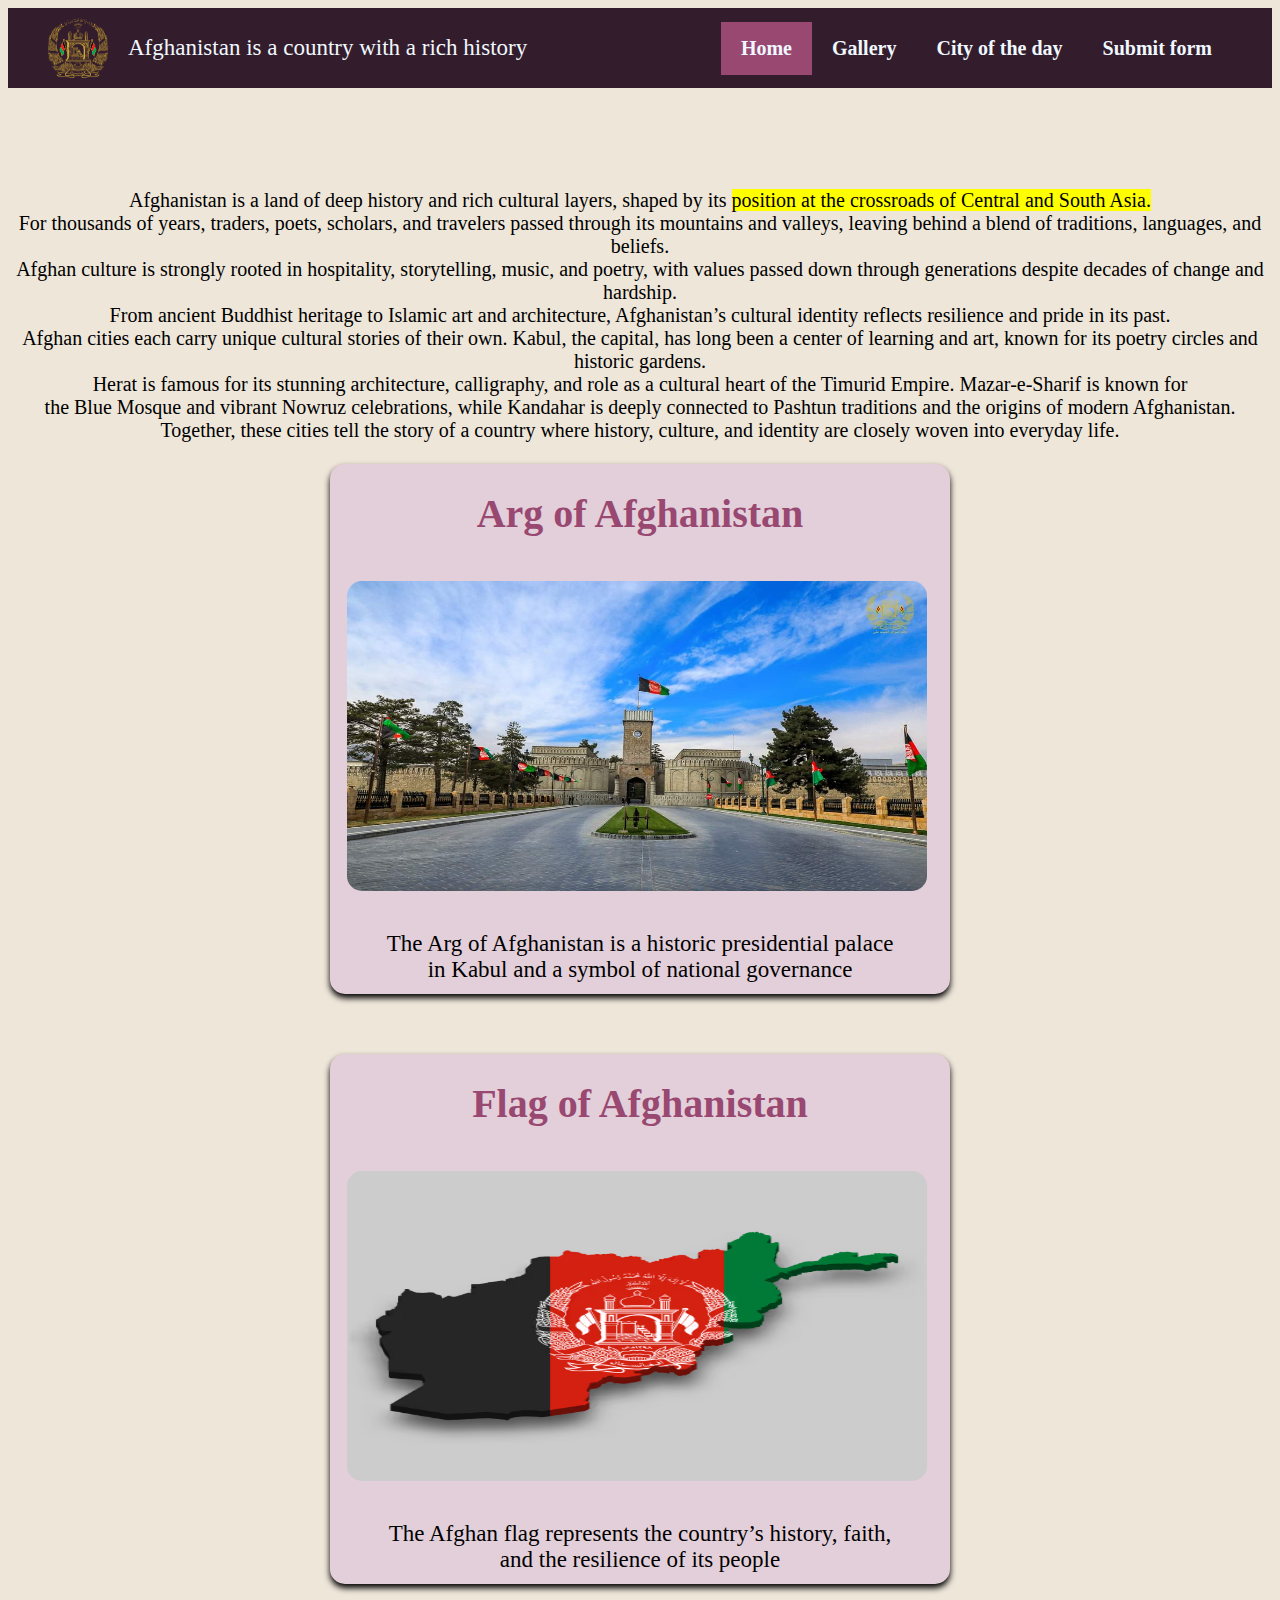
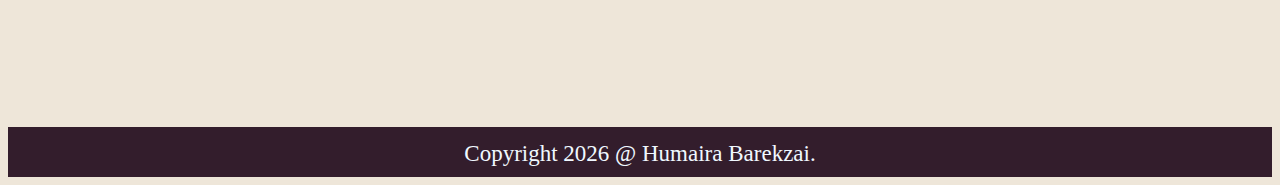
<file: index.html>
<!DOCTYPE html>
<html lang="en">
<head>
    <meta charset="UTF-8">
    <meta name="viewport" content="width=device-width, initial-scale=1.0">
    <title>Afganistan</title>
    <link rel="stylesheet" href="css/style.css">
</head>
<body>
    <header>
        <img class="logo" src="img/png logo.png" alt="logo">
        <p class="title">Afghanistan is a country with a rich history</p>
        <nav>
            <ul class="navbar">
                <li class="active"><a href="index.html">Home</a></li>
                <li><a href="gallery.html">Gallery</a></li>
                <li><a href="city.html">City of the day </a></li>
                <li><a href="submit.html">Submit form</a></li>
            </ul>
        </nav>
    </header>
    <section class="Afghanistan">
        <h1 class="subtitle">Afghanistan </h1>
        <p>Afghanistan is a land of deep history and rich cultural layers, shaped by its <mark>position at the crossroads of Central and South Asia.</mark> <br>For thousands of years, traders, poets, scholars, and travelers passed through its mountains and valleys, leaving behind a blend of traditions, languages, and beliefs.<br> Afghan culture is strongly rooted in hospitality, storytelling, music, and poetry, with values passed down through generations despite decades of change and hardship. <br>From ancient Buddhist heritage to Islamic art and architecture, Afghanistan’s cultural identity reflects resilience and pride in its past.<br>

Afghan cities each carry unique cultural stories of their own. Kabul, the capital, has long been a center of learning and art, known for its poetry circles and historic gardens.<br> Herat is famous for its stunning architecture, calligraphy, and role as a cultural heart of the Timurid Empire. Mazar-e-Sharif is known for<br> the Blue Mosque and vibrant Nowruz celebrations, while Kandahar is deeply connected to Pashtun traditions and the origins of modern Afghanistan. <br>Together, these cities tell the story of a country where history, culture, and identity are closely woven into everyday life.
</p>
<div class="cantiner">
    <div class="city-card" id="arg">
        <h1>Arg of Afghanistan</h1>
        <img src="./img/ARG.jpg" alt="kabul photo" id="arg">
        <p>The Arg of Afghanistan is a historic presidential palace <br> in Kabul and a symbol of national governance</p>
        
    </div class="box2">
    <div class="city-card" id="arg"> 
        <h1> Flag of  Afghanistan</h1>
        <img src="./img/flag.avif" alt="herat photo" id="Flagh">
        <p>The Afghan flag represents the country’s history, faith,<br> and the resilience of its people</p>
    </div>
    </div>

    </section>
    <footer>
        <p class="footer" style="position: relative; top: 14px;">Copyright 2026 @ Humaira Barekzai.</p>
    </footer>
</body>

</html>
</file>
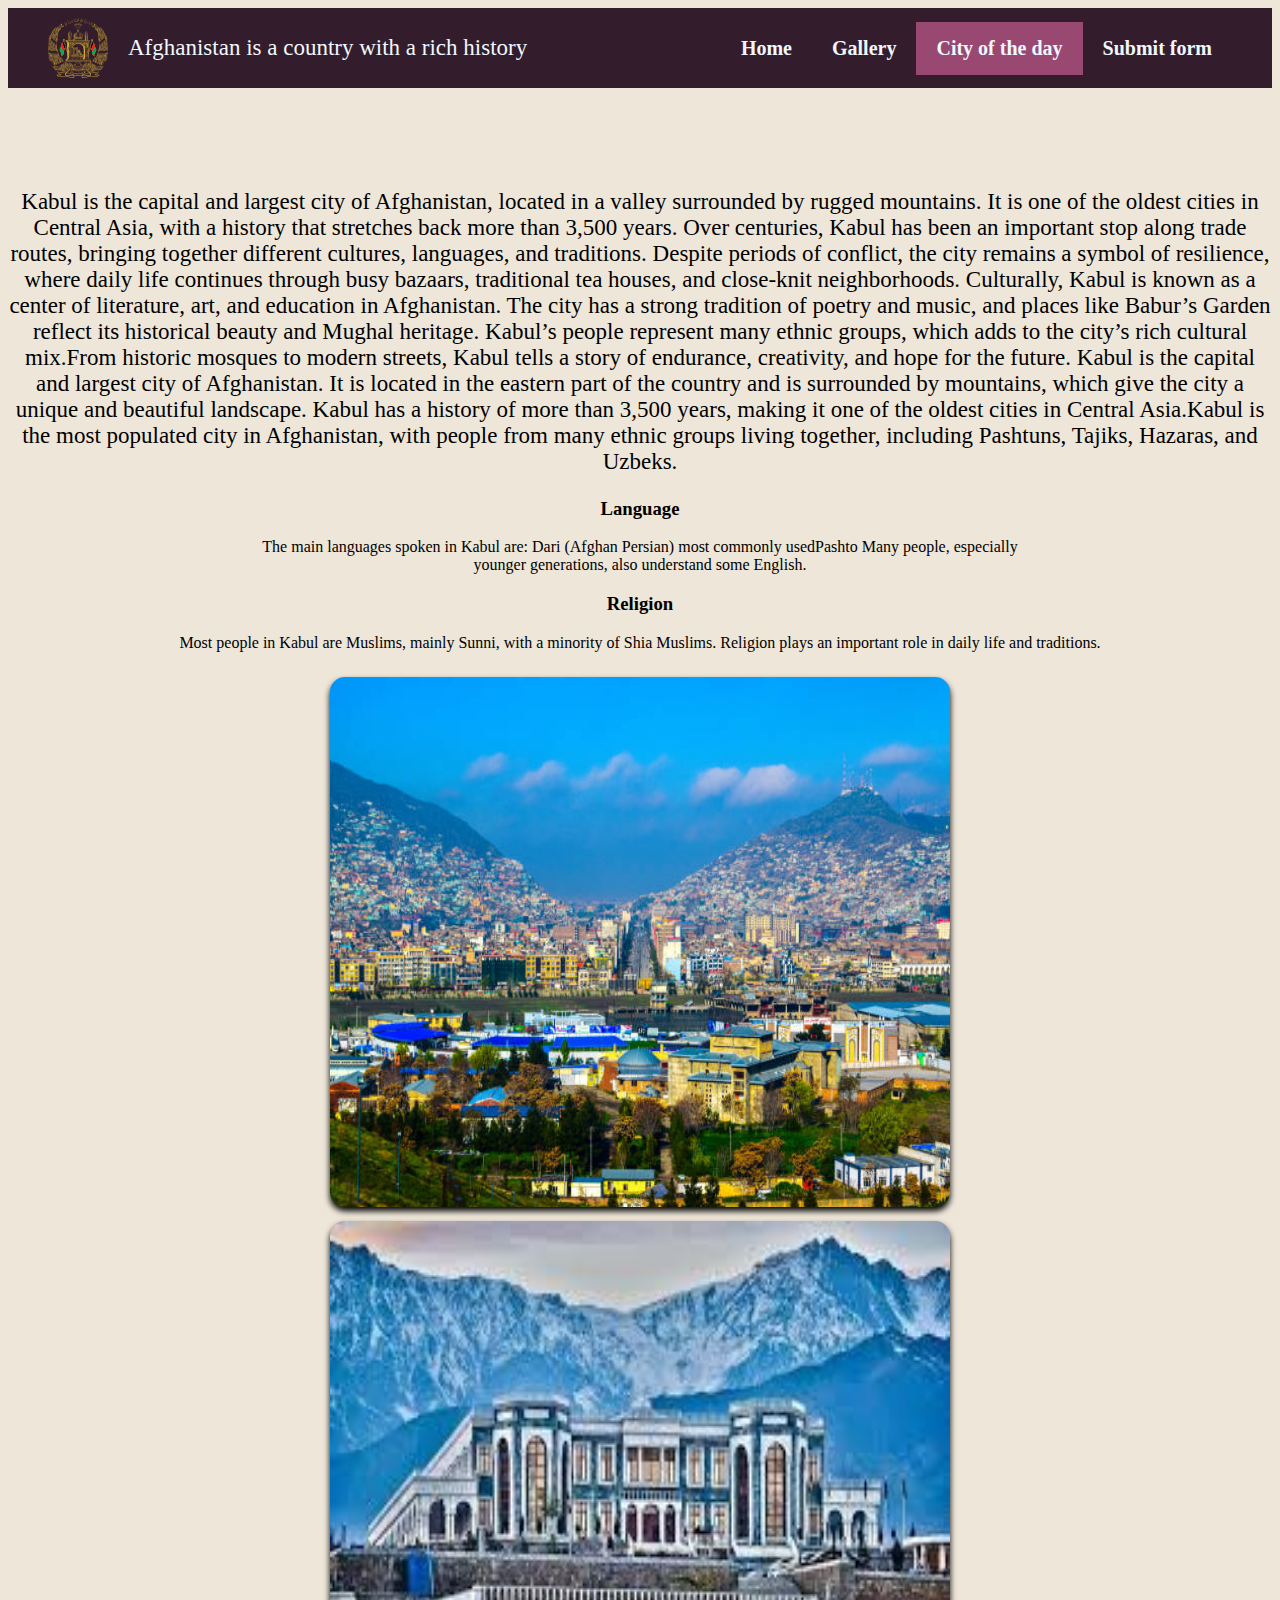
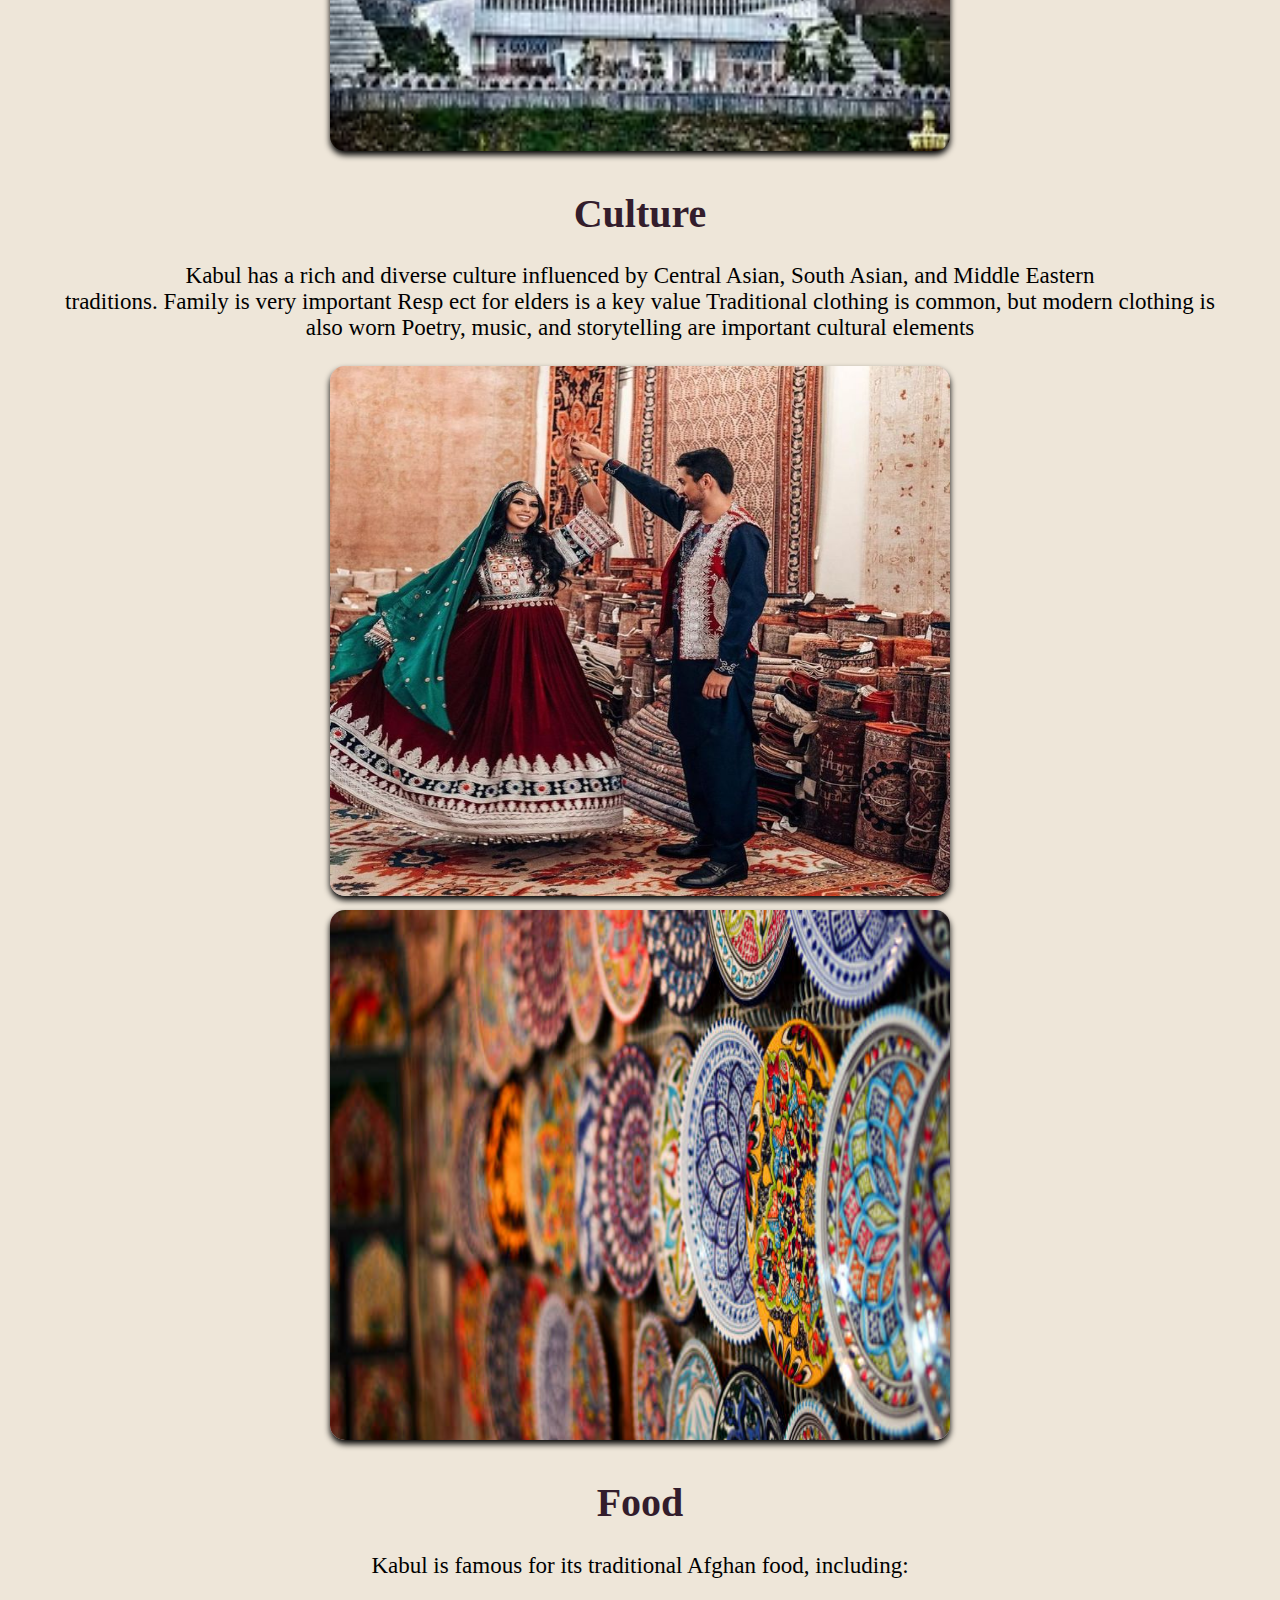
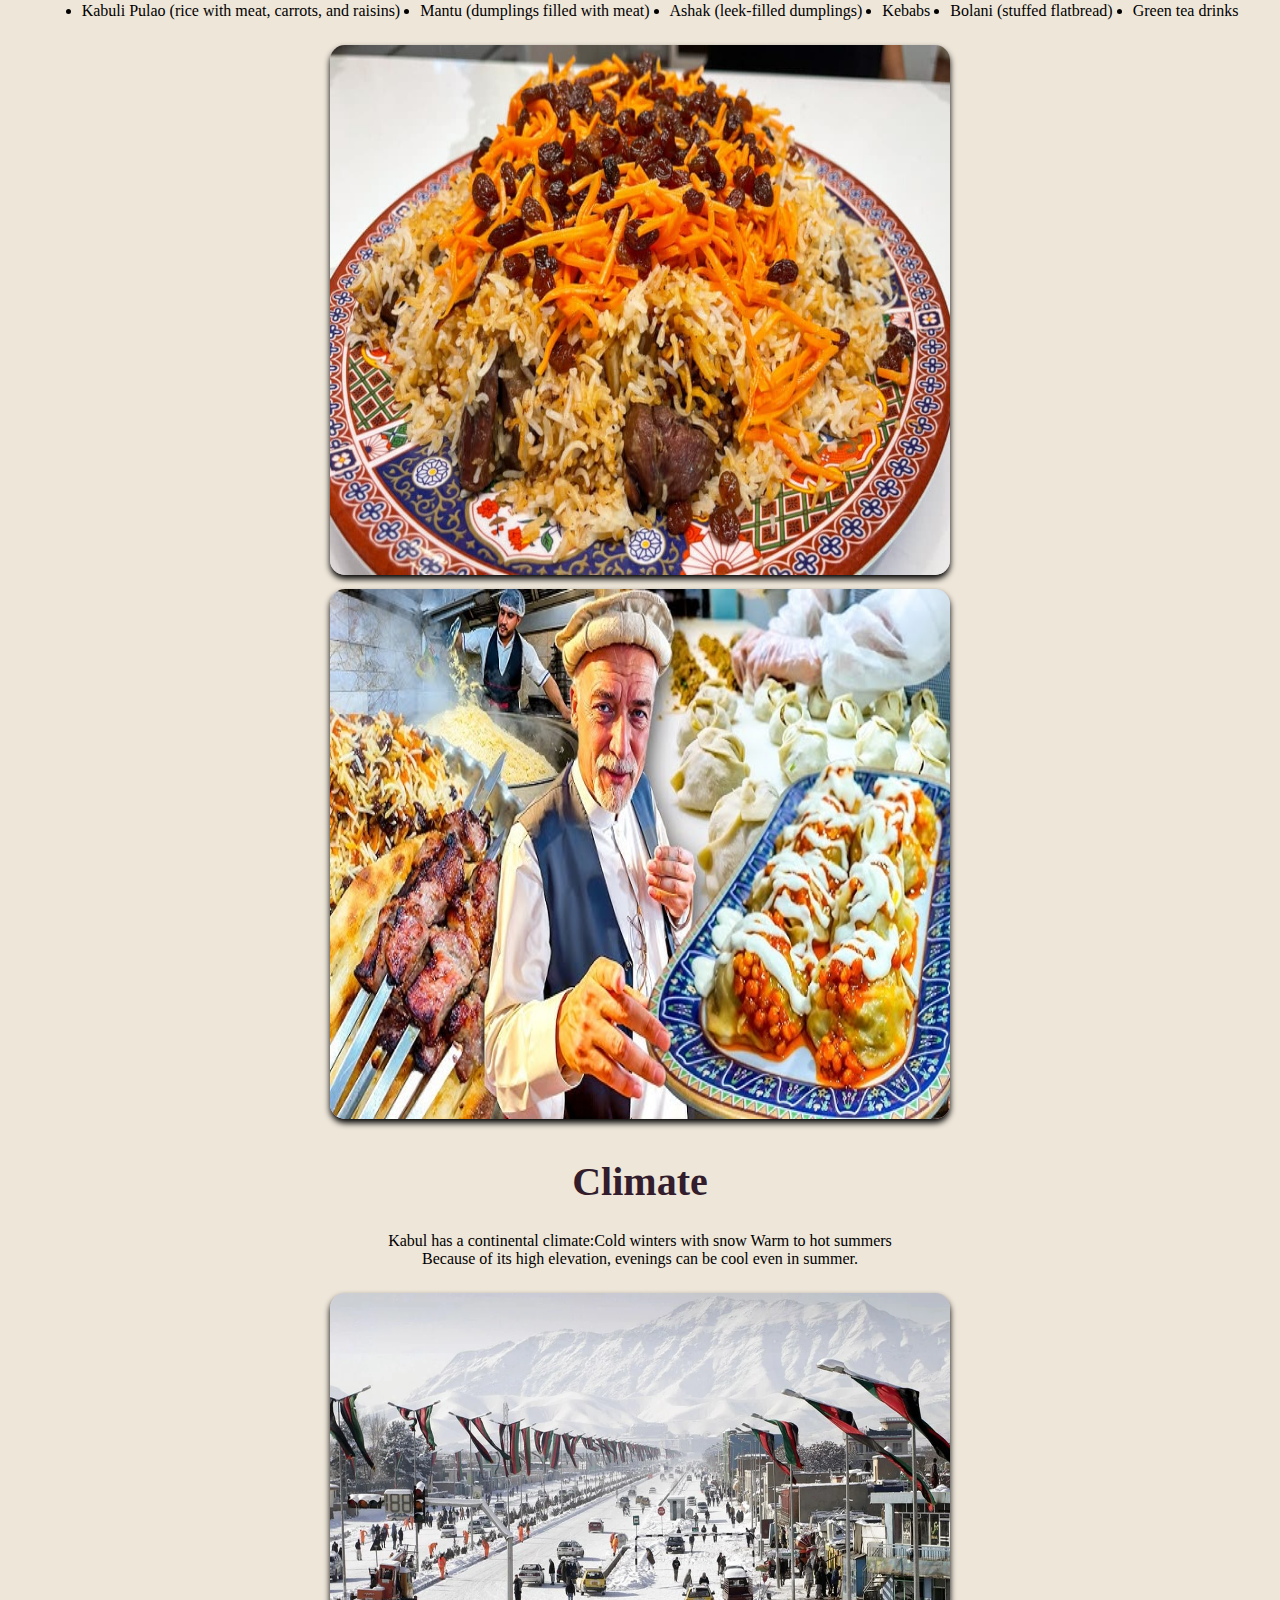
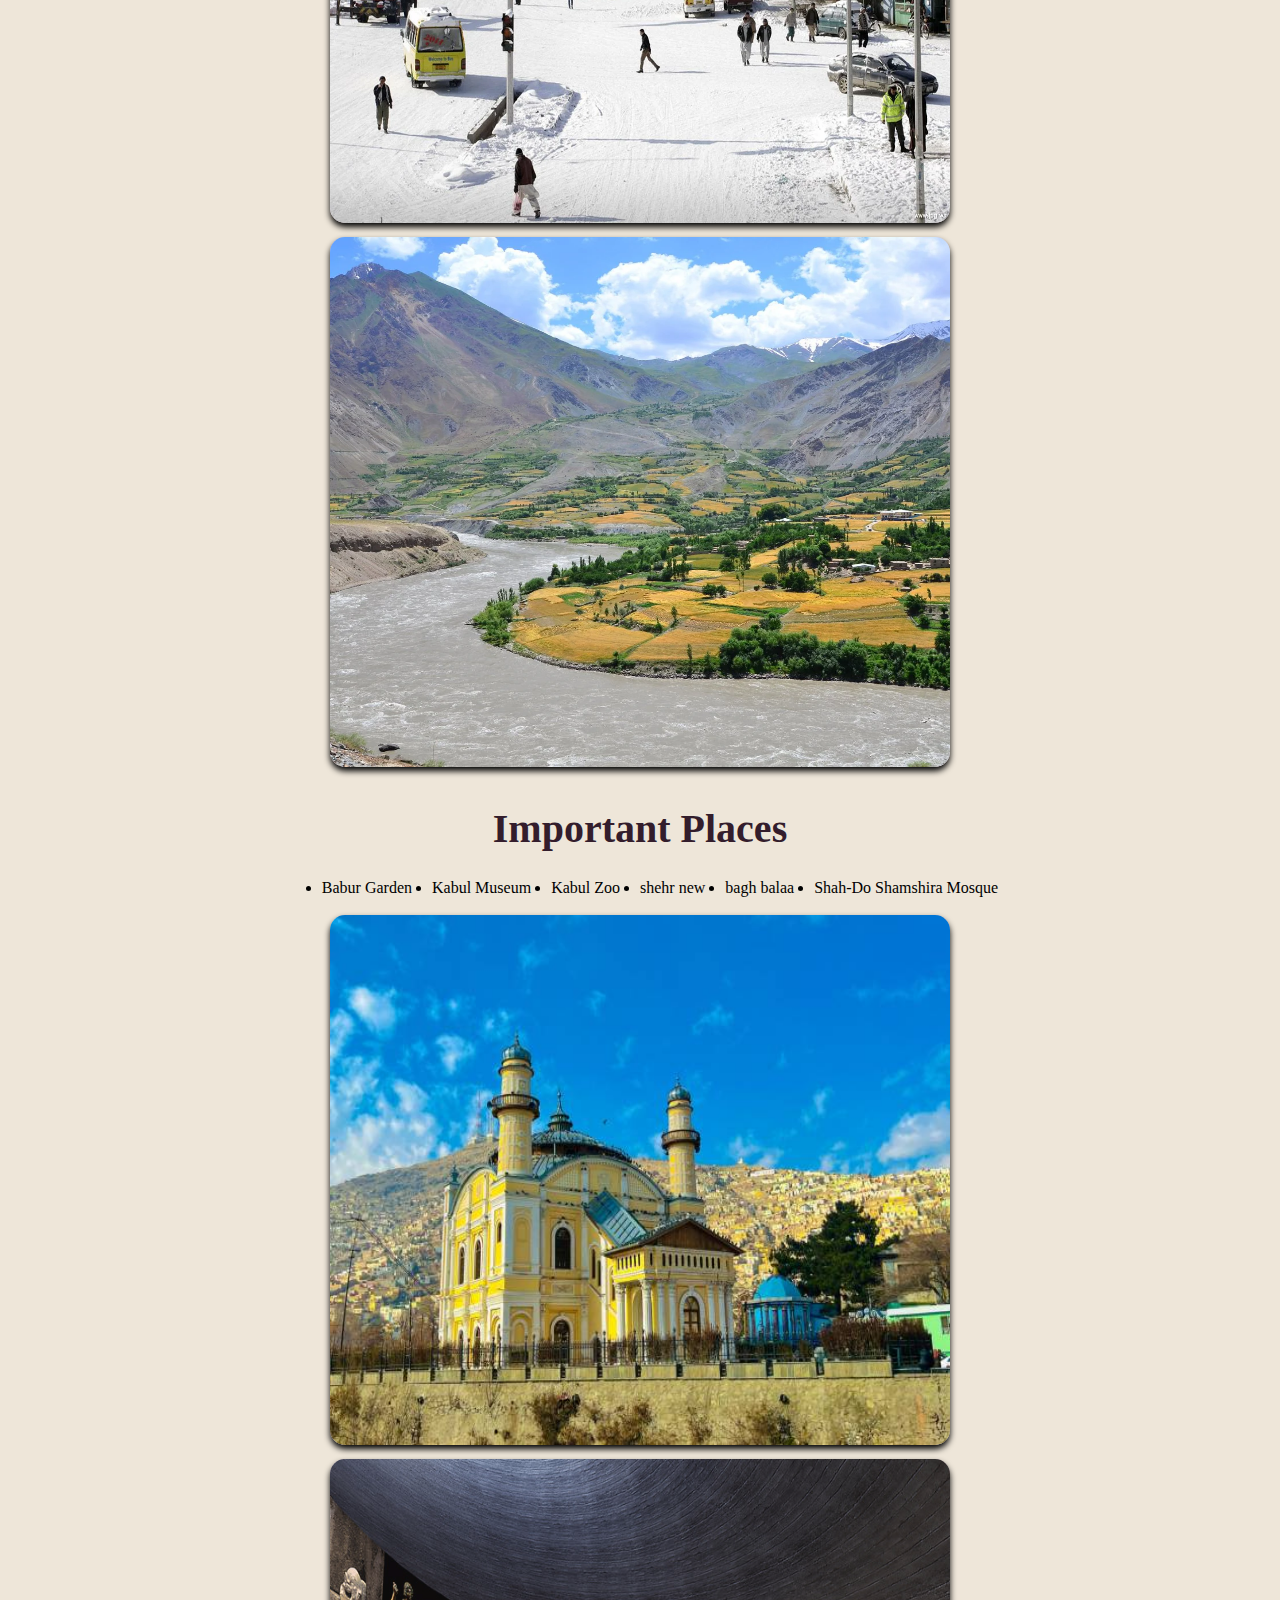
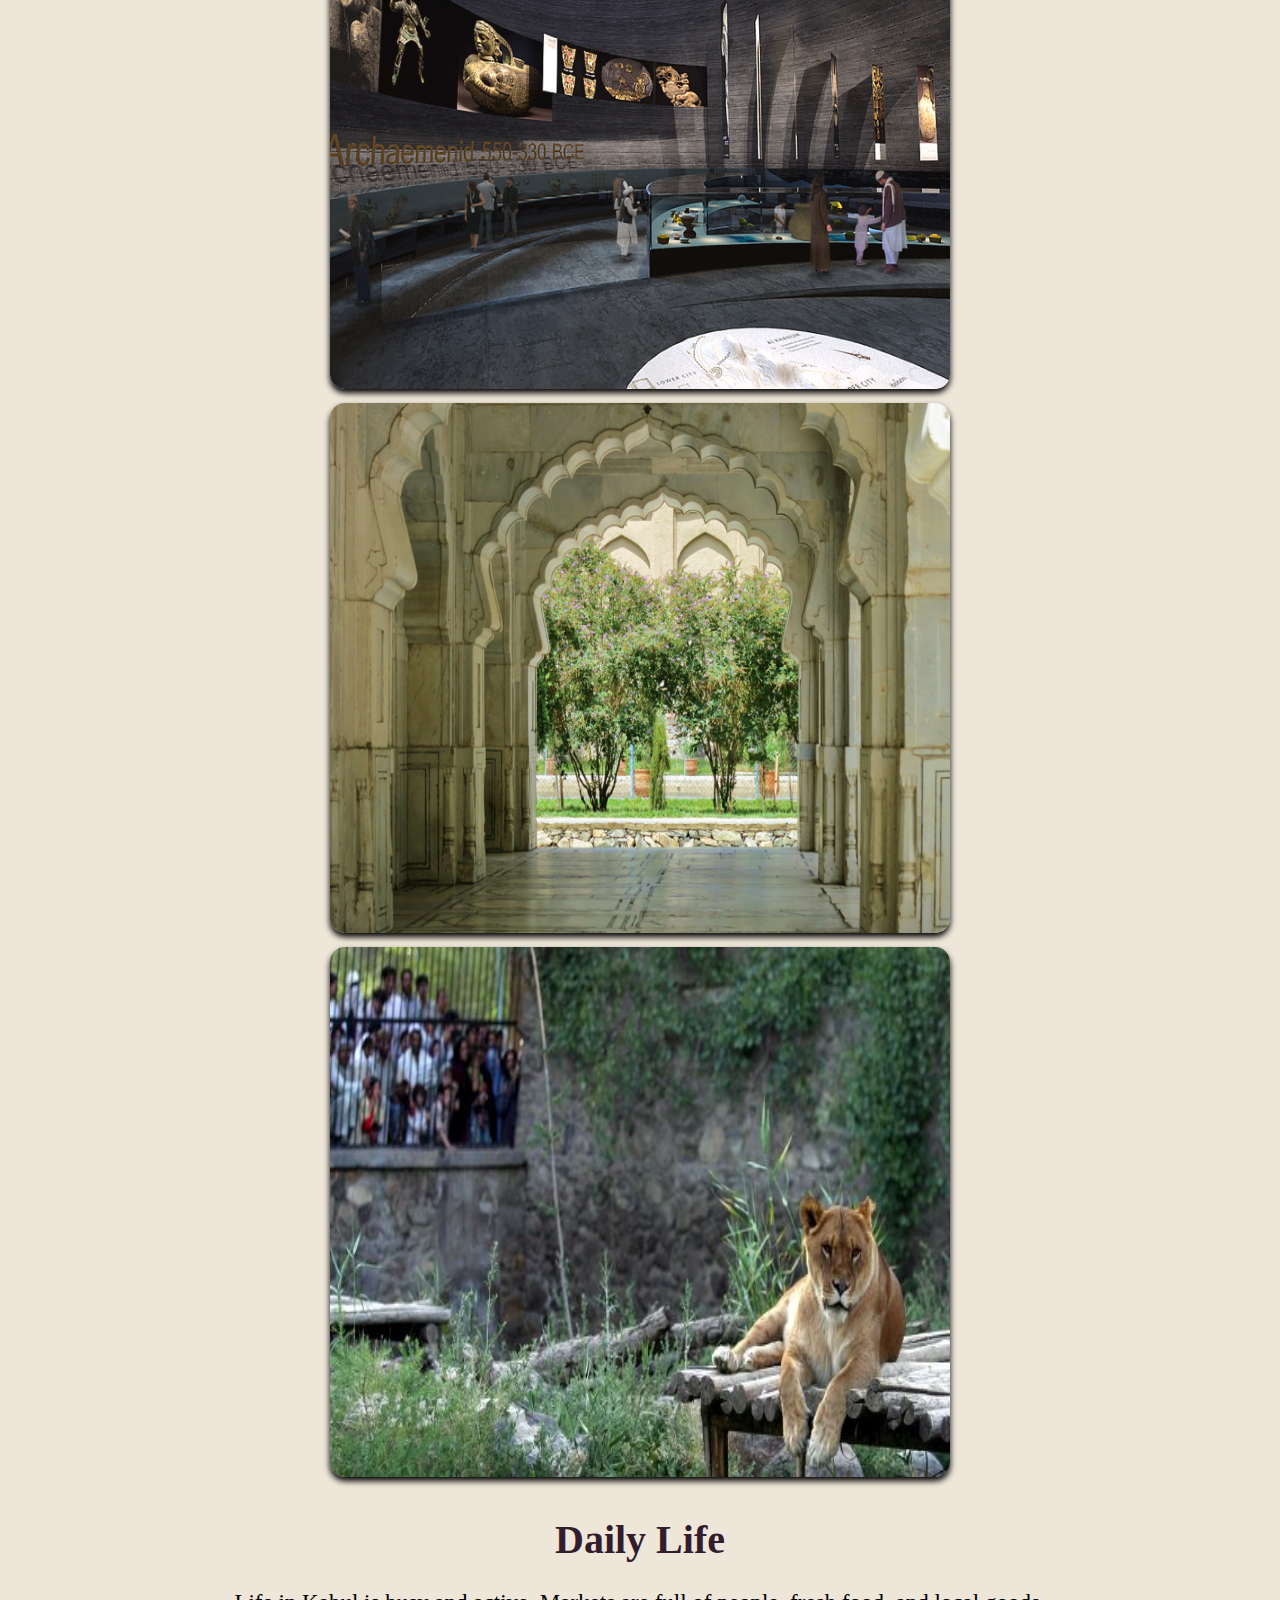
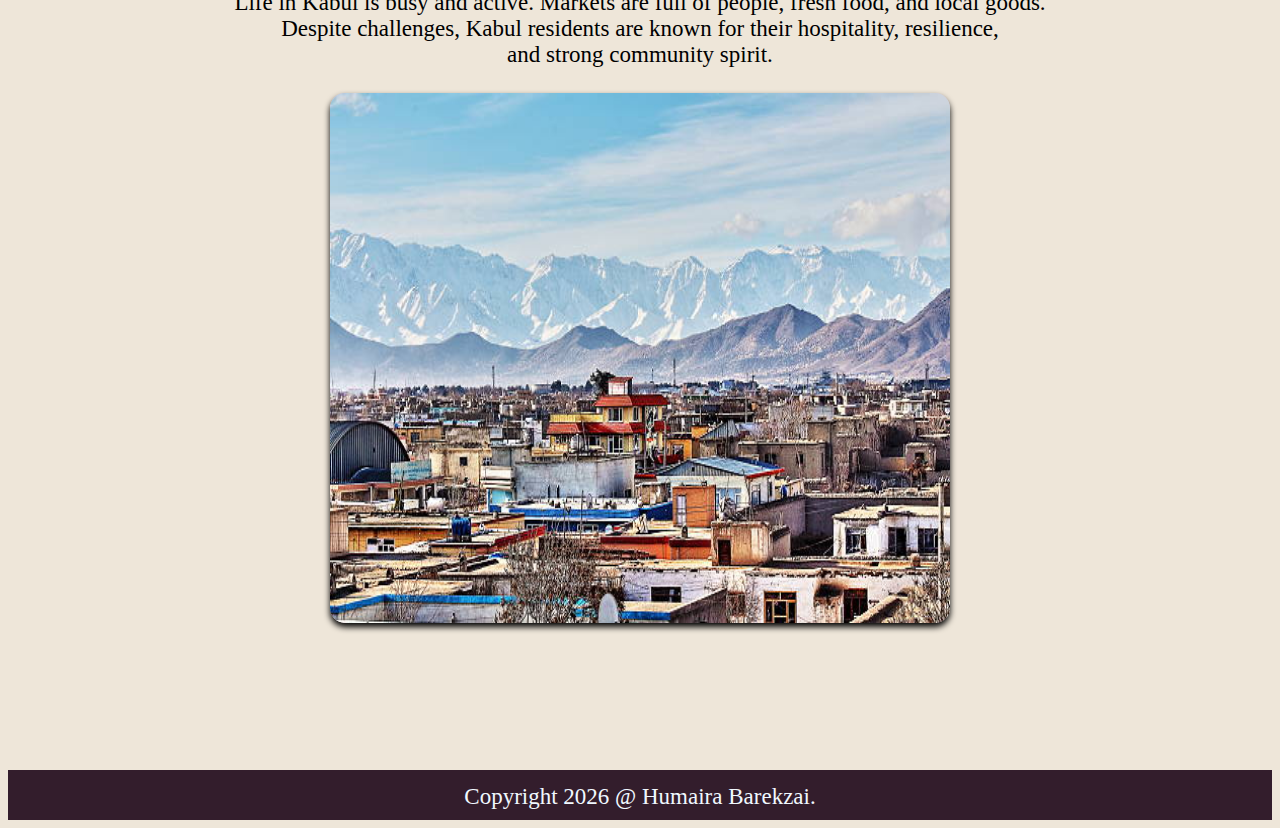
<file: city.html>
<!DOCTYPE html>
<html lang="en">
<head>
    <meta charset="UTF-8">
    <meta name="viewport" content="width=device-width, initial-scale=1.0">
    <title>Kabul Afganistan</title>
    <link rel="stylesheet" href="css/style.css">
</head>
<body>
<header>
        <img class="logo" src="img/png logo.png" alt="logo">
        <p class="title">Afghanistan is a country with a rich history</p>
        <nav>
            <ul class="navbar">
                <li><a href="index.html">Home</a></li>
                <li><a href="gallery.html">Gallery</a></li>
                <li class="active"><a href="city.html">City of the day </a></li>
                <li><a href="submit.html">Submit form</a></li>
            </ul>
        </nav>
    </header>

    <main>
    <section  class="kabul">
            <h1 class="subtitle">Kabul Afganistan</h1>
            <div>
            <p>Kabul is the capital and largest city of Afghanistan, located in a valley surrounded by rugged mountains. 
                It is one of the oldest cities in Central Asia, with a history that stretches back more than 3,500 years.
                 Over centuries, Kabul has been an important stop along trade routes, bringing together different cultures, languages, and 
                 traditions. Despite periods of conflict, the city remains a symbol of resilience, where daily life continues through 
                 busy bazaars, traditional tea houses, and close-knit neighborhoods.
                 Culturally, Kabul is known as a center of literature, art, and education in Afghanistan. 
                 The city has a strong tradition of poetry and music, and places like Babur’s Garden reflect its historical beauty and
                Mughal heritage. Kabul’s people represent many ethnic groups, which adds to the city’s rich cultural mix.From historic
                mosques to modern streets, Kabul tells a story of endurance, creativity, and hope for the future.
                 Kabul is the capital and largest city of Afghanistan. It is located in the eastern part of the country 
                 and is surrounded by mountains, which give the city a unique and beautiful landscape. Kabul has a history 
                 of more than 3,500 years, making it one of the oldest cities in Central Asia.Kabul is the most populated 
                 city in Afghanistan, with people from many ethnic groups living together, including Pashtuns, Tajiks, Hazaras, and Uzbeks.

                 <h3>Language</h3>
                 The main languages spoken in Kabul are: Dari (Afghan Persian) most commonly usedPashto Many people, especially <br> younger generations, also understand some English.
                 <h3>Religion</h3>
Most people in Kabul are Muslims, mainly Sunni, with a minority of Shia Muslims. Religion plays an important role in daily life and traditions.
                 </p>  
                 </div>
<img src="img/kabul2.jpg" alt="" class="city-card">
<img src="img/PAGHMAN.jpg" alt=""  class="city-card">
<h1>Culture</h1>
<p>
Kabul has a rich and diverse culture influenced by Central Asian, South Asian, and Middle Eastern <br> traditions.
Family is very important Resp ect for elders is a key value Traditional clothing is common, but modern clothing is <br>also worn
Poetry, music, and storytelling are important cultural elements
</p>
<img src="img/labas aafghani dokhtar wa pesar.jpg" alt="" class="city-card">
<img src="img/farhange.jpg" alt=""class="city-card">
<h1>Food</h1>
<p>
    <p>Kabul is famous for its traditional Afghan food, including: </p>
    <ul class="food" style="display:flex ; justify-content: center; gap: 20px;" >
<li>Kabuli Pulao (rice with meat, carrots, and raisins)</li>
<li>Mantu (dumplings filled with meat)</li>
<li>Ashak (leek-filled dumplings)</li>
<li>Kebabs</li>
<li>Bolani (stuffed flatbread)</li>
<li>Green tea drinks</li>
</ul>
</p>
<img src="img/qabuli.jpg" alt=""class="city-card">
<img src="img/food.jpg" alt=""class="city-card">
<h1>Climate</h1>
<p></p>
Kabul has a continental climate:Cold winters with snow Warm to hot summers <br>
Because of its high elevation, evenings can be cool even in summer.
</p>
<img src="img/barf.webp" alt=""class="city-card">
<img src="img/samar.webp" alt=""class="city-card">
<h1>Important Places</h1>
<ul style="display:flex ; justify-content: center; gap: 20px;">
<li>Babur Garden</li>
<li>Kabul Museum</li>
<li>Kabul Zoo</li>
<li> shehr new</li>
 <li>bagh balaa</li>
 <li>Shah-Do Shamshira Mosque</li>
</ul>
<img src="img/shad o shamshira.jpg" alt=""class="city-card">
<img src="img/new musiam.jpg" alt=""class="city-card"><br>
<img src="img/BAGH.jpg" alt=""class="city-card">
<img src="img/zoo.jpg" alt=""class="city-card">

 
<h1>Daily Life</h1>
<p>
Life in Kabul is busy and active. Markets are full of people, fresh food, and local goods. <br> Despite challenges,
 Kabul residents are known for their hospitality, resilience, <br>and strong community spirit.
</p>
<img src="img/watan.jpg" alt="" class="city-card">
        
    </section>
    </main>
    <footer>
        <p class="footer" style="position: relative; top: 14px;">Copyright 2026 @ Humaira Barekzai.</p>
    </footer>
</body>

</html>
</file>
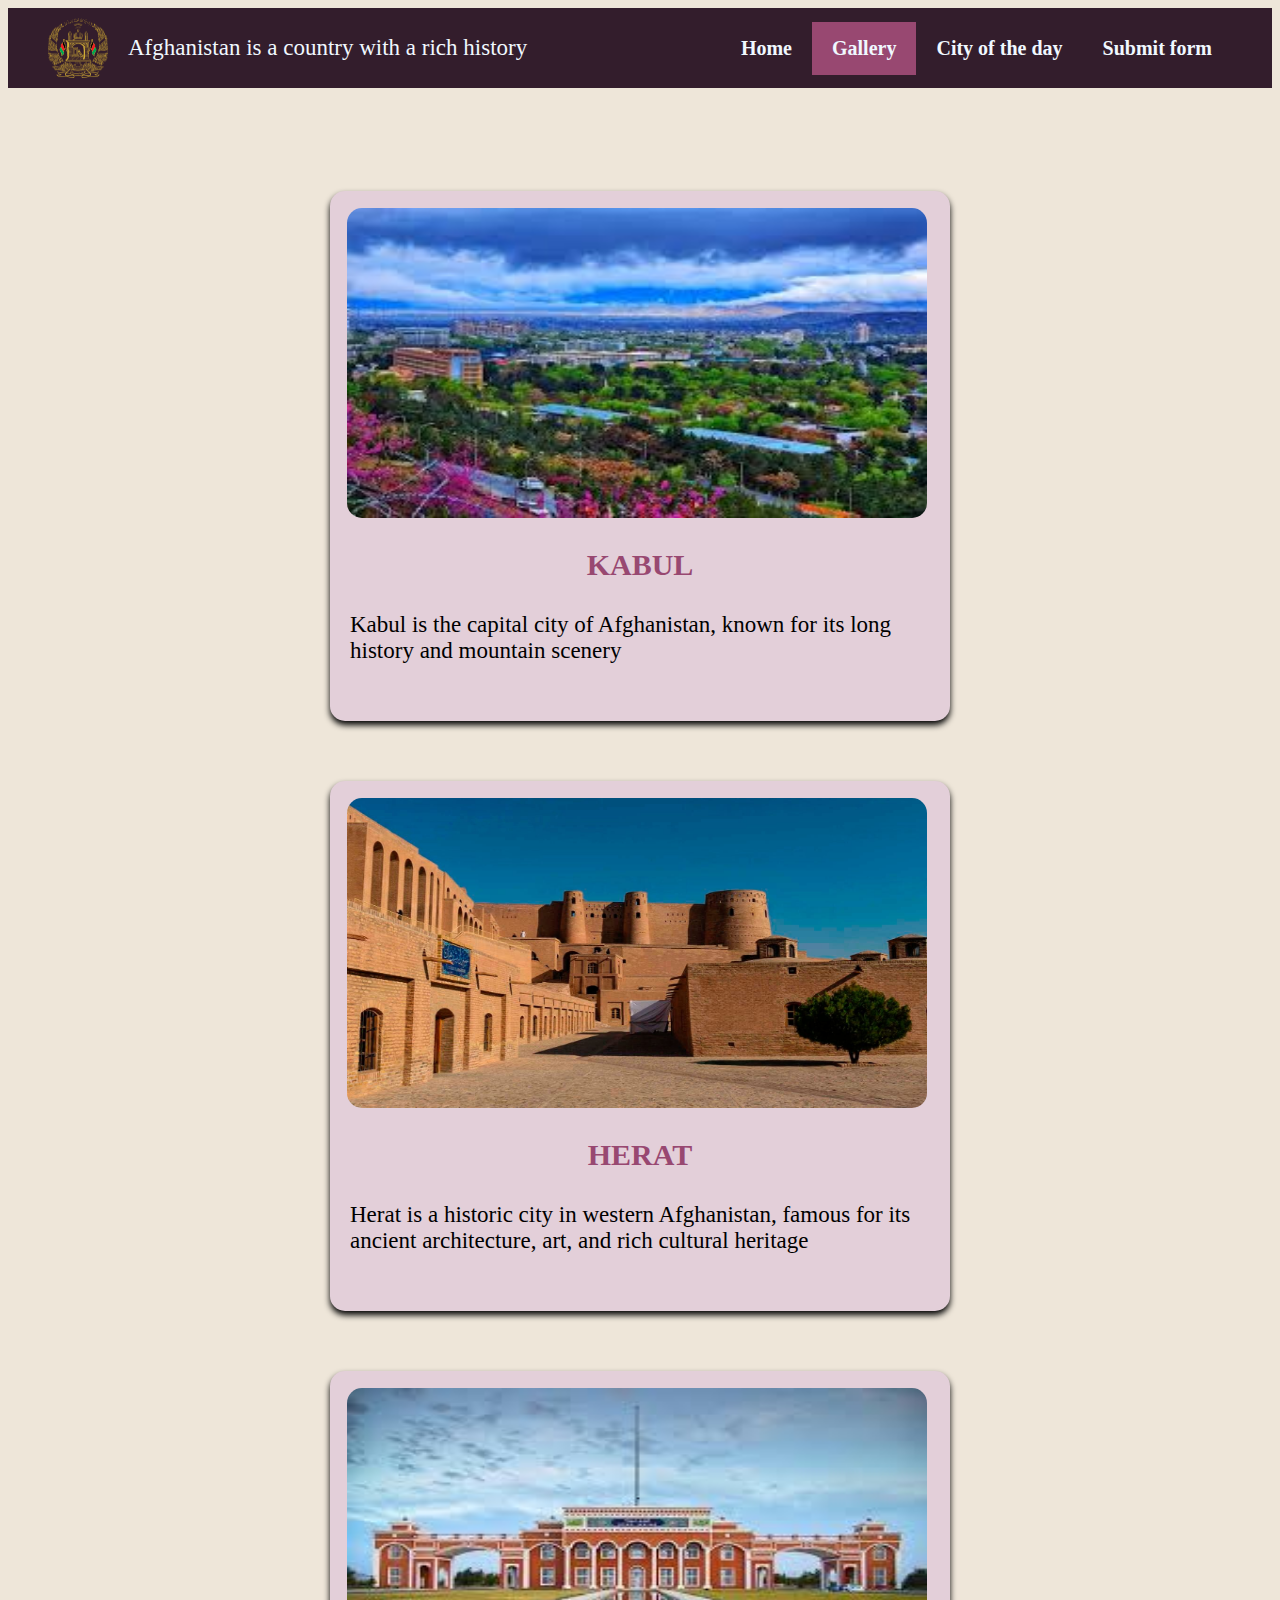
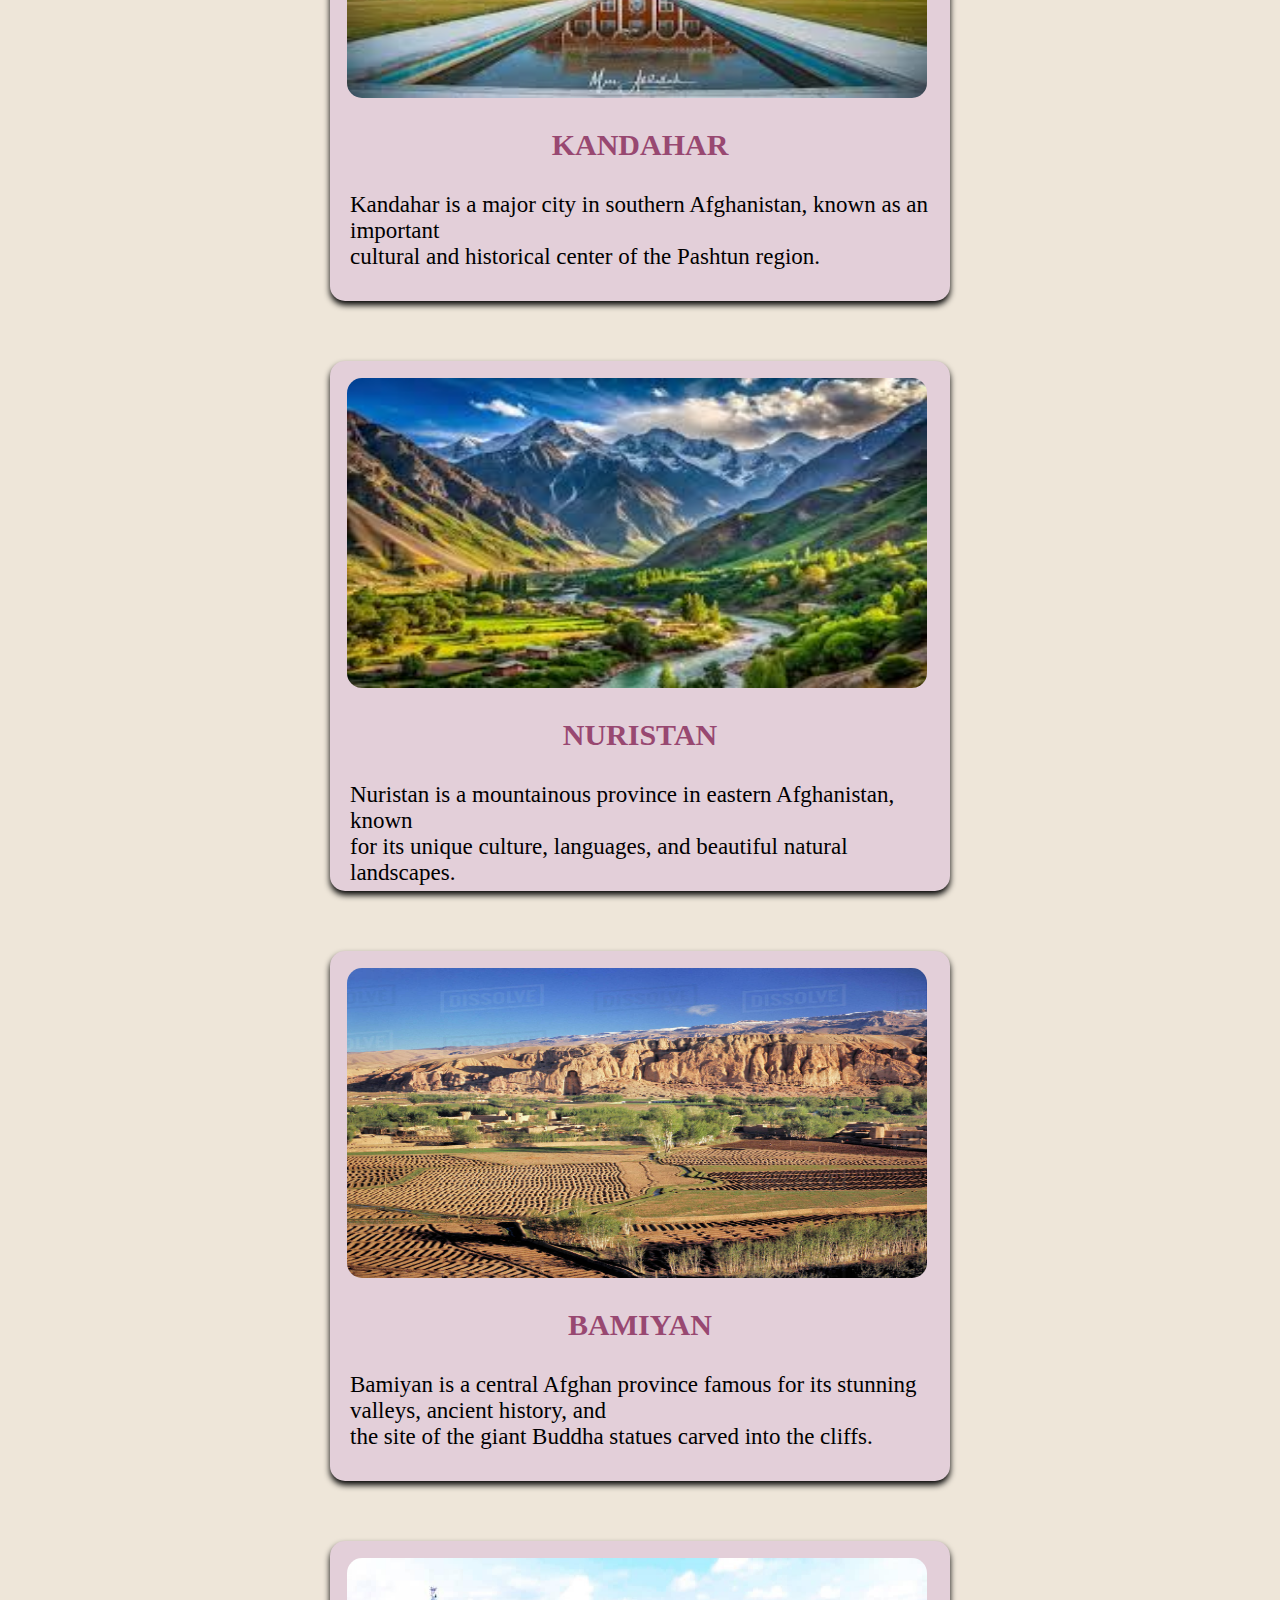
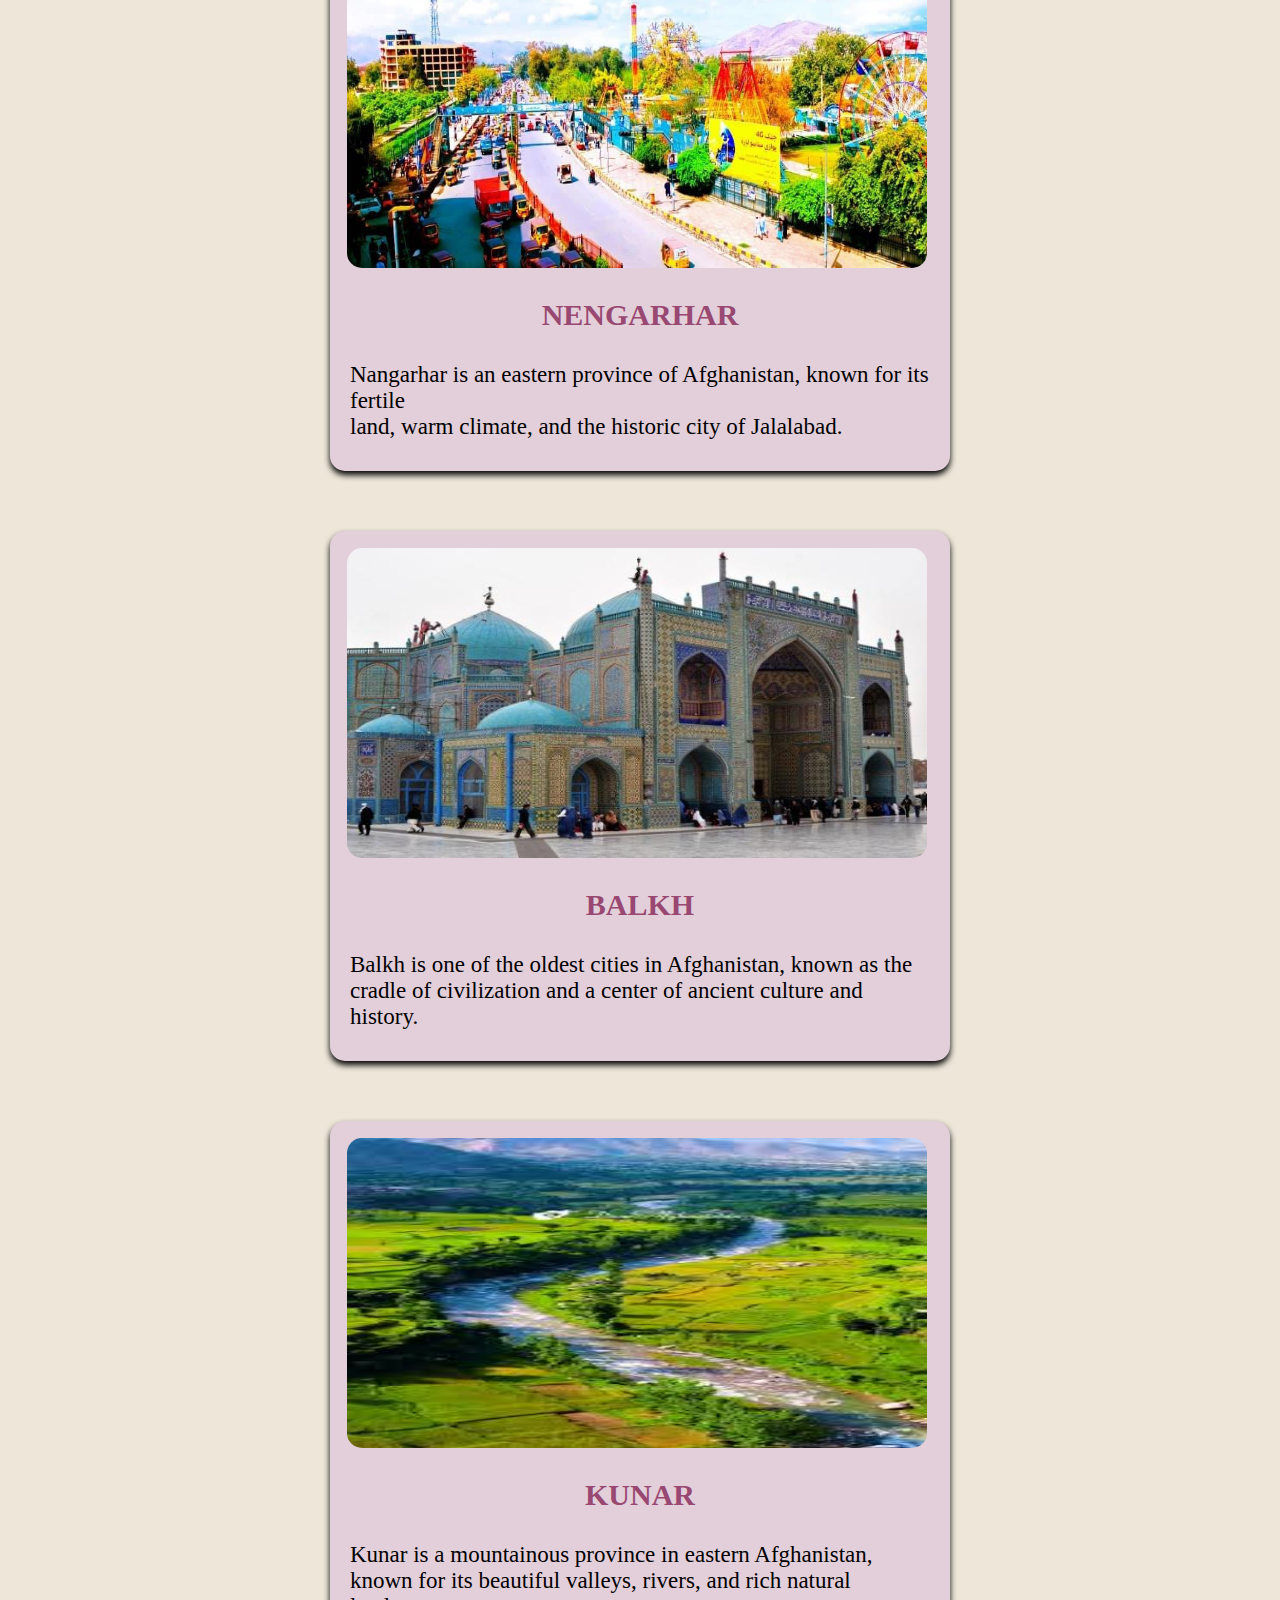
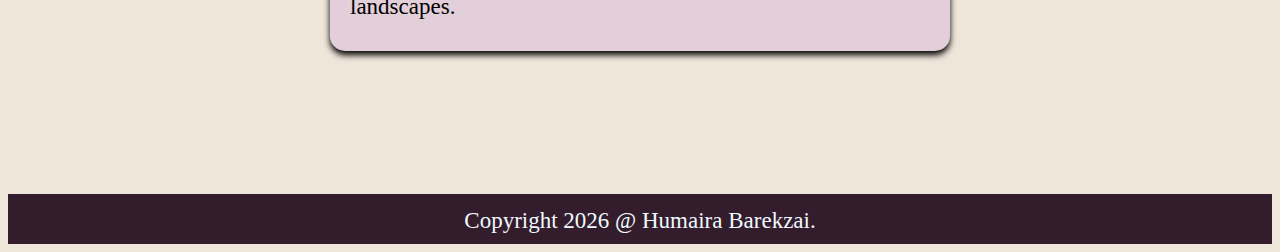
<file: gallery.html>
<!DOCTYPE html>
<html lang="en">
<head>
    <meta charset="UTF-8">
    <meta name="viewport" content="width=device-width, initial-scale=1.0">
    <title>Gallery</title>
    <link rel="stylesheet" href="css/style.css">
</head>
<body>
<header>
        <img class="logo" src="img/png logo.png" alt="logo">
        <p class="title">Afghanistan is a country with a rich history</p>
        <nav>
            <ul class="navbar">
                <li><a href="index.html">Home</a></li>
                <li class="active"><a href="Gallery.html">Gallery</a></li>
                <li><a href="city.html">City of the day </a></li>
                <li><a href="submit.html">Submit form</a></li>
            </ul>
        </nav>
    </header>
    <section>
        <h1 class="subtitle">Gallery</h1>
        <div class="cantiner">
        <div class="city-card">
        <img src="img/kabul.jpg" alt="">
        <h3>KABUL </h3>
        <p class="text">Kabul is the capital city of Afghanistan, known for its long history and mountain scenery</p>
        </div>
        <div class="city-card">
        <img src="img/HERAT.jpg" alt="">
        <h3>HERAT</h3>
        <p class="text">Herat is a historic city in western Afghanistan, famous for its <br>
             ancient architecture, art, and rich cultural heritage</p>
        </div>
        <div class="city-card">
        <img src="img/new kandahar.jpg" alt="">
        <h3>KANDAHAR </h3>
        <p class="text">Kandahar is a major city in southern Afghanistan, known as an important <br>
             cultural and historical center of the Pashtun region.</p>
        </div>
        <div class="city-card">
        <img src="img/nurstan.jpg" alt="">
        <h3>NURISTAN </h3>
        <p class="text">Nuristan is a mountainous province in eastern Afghanistan, known <br>
            for its unique culture, languages, and beautiful natural landscapes.</p>
        </div>
        <div class="city-card">
        <img src="img/bamian new.jpg" alt="">
        <h3>BAMIYAN </h3>
        <p class="text">Bamiyan is a central Afghan province famous for its stunning valleys, ancient history, and <br>
             the site of the giant Buddha statues carved into the cliffs.</p>
        </div>
        <div class="city-card">
        <img src="img/nengarhar.jpg" alt="">
        <h3>NENGARHAR</h3>
        <p class="text">Nangarhar is an eastern province of Afghanistan, known for its fertile <br>
             land, warm climate, and the historic city of Jalalabad.</p>
        </div>
         <div class="city-card">
        <img src="img/balkh.jpg" alt="">
        <h3>BALKH</h3>
        <p class="text">
     Balkh is one of the oldest cities in Afghanistan, known as the <br>
       cradle of civilization and a center of ancient culture and history.</p>
        </div>
         <div class="city-card">
        <img src="img/new kunar.jpg" alt="">
        <h3>KUNAR</h3>
        <p class="text">Kunar is a mountainous province in eastern Afghanistan, <br>
            known for its beautiful valleys, rivers, and rich natural landscapes.</p>
        </div>
        </div>
    </section>
    
    <footer>
        <p class="footer" style="position: relative; top: 14px;">Copyright 2026 @ Humaira Barekzai.</p>
    </footer>
</body>
</html>
</file>
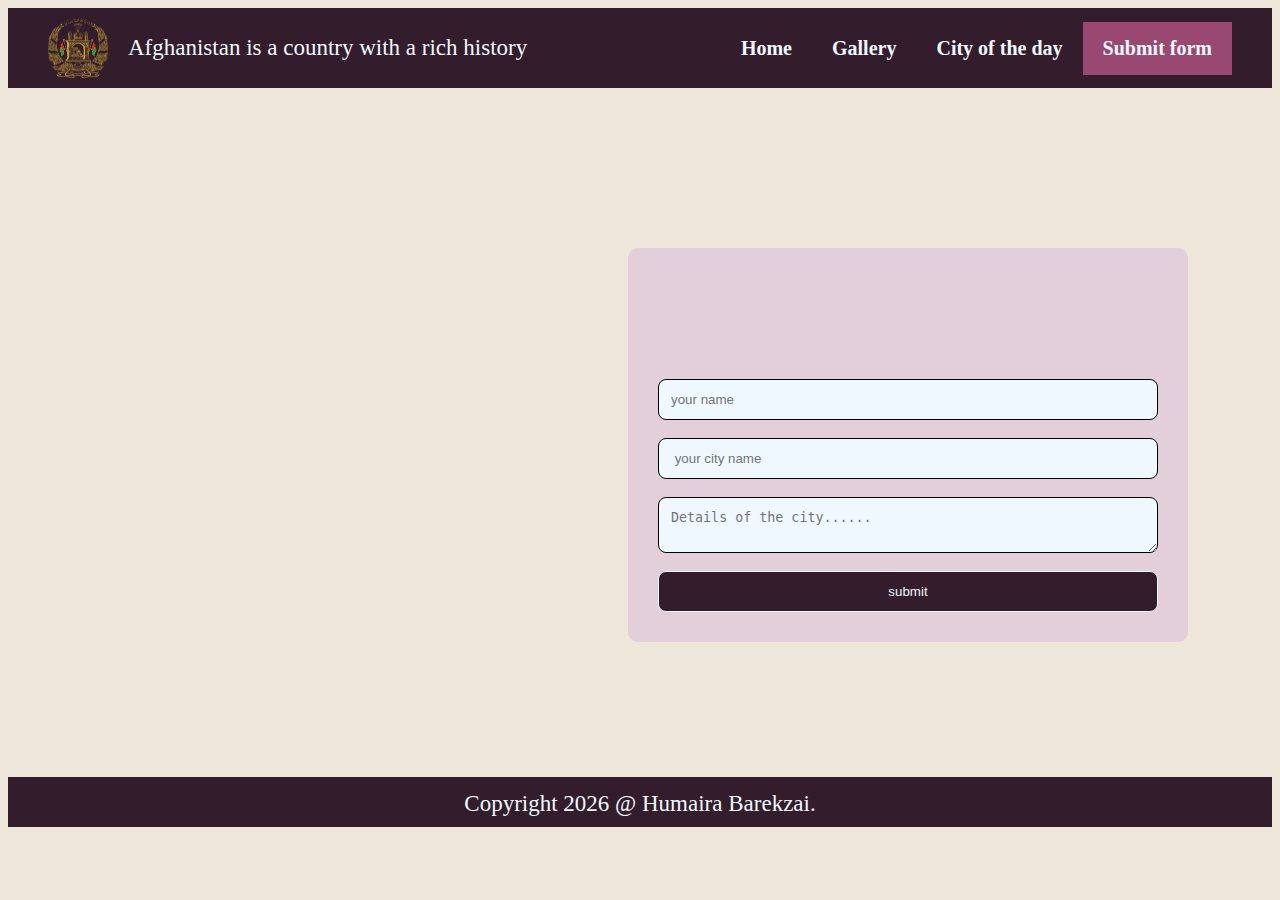
<file: submit.html>
<!DOCTYPE html>
<html lang="en">
<head>
    <meta charset="UTF-8">
    <meta name="viewport" content="width=device-width, initial-scale=1.0">
    <title>Form</title>
    <link rel="stylesheet" href="css/style.css">
</head>
<body>
<header>
        <img class="logo" src="img/png logo.png" alt="logo">
        <p class="title">Afghanistan is a country with a rich history</p>
        <nav>
            <ul class="navbar">
                <li><a href="index.html">Home</a></li>
                <li><a href="gallery.html">Gallery</a></li>
                <li><a href="city.html">City of the day </a></li>
                <li class="active"><a href="submit.html">Submit form</a></li>
            </ul>
        </nav>
    </header>

        <form action="#" class="form">
            <h1 class="subtitle">Submit your City</h1>
        <input type="text" placeholder="your name" name="name" id="name"><br>
        <input type="text" placeholder=" your city name" id="city-name"><br>
        <textarea name="text" placeholder="Details of the city......" id="textarea"></textarea><br>
        <input type="submit" value="submit" id="submit">
        </form>
       
           <footer>
                <p class="footer" style="position: relative; top: 14px;">Copyright 2026 @ Humaira Barekzai.</p>
            </footer>
</body>

</html>
</file>
<file: css/style.css>
body{
    background-color: rgb(238, 230, 217);
    
}
header{
    display: flex;
    align-items: center;
    color: aliceblue;
    background-color:#331D2C ;
    gap: 20px;
    padding: 0 40px;
}
.logo{
    width: 60px;
    height: 60px;
}
nav{
    flex-grow: 1;
}
.navbar{
    height: 80px;
    display: flex;
    margin: 0;
    list-style-type: none;
    justify-content: right;
    align-items: center;
    flex-grow: 1;
}
nav ul li{
    color: aliceblue;
    font-weight: bold;
    padding: 15px 20px;

}
a{
    text-decoration: none;
    color: aliceblue;
    font-size: 20px;
}
nav ul li:hover{
    background-color:#A78295;
    cursor: pointer;
}
.active{
    background-color: #984871;
}

h1{
    position: relative;
    text-align: center;
    color:#331D2C;
    font-size: 40px;
}
#arg>h1{
    color: #984871;
}
.subtitle {
  opacity: 0;
  animation: fadeIn 1.5s ease-in forwards;
}

@keyframes fadeIn {
  from {
    opacity: 0;
    transform: translateY(8px);
  }
  to {
    opacity: 1;
    transform: translateY(0);
  }
}
.subtitle {
  color: #984871;
  transition: color 0.4s ease;
}

.subtitle:hover {
  color: #331D2C;
}

.Afghanistan{ text-align: center;
    
}
.cantiner{
    display: flex;
    justify-content: center;
    gap: 50px;
    flex-wrap: wrap;
    transition: all 3s;
}

.city-card{

    background-color: #e3cfd9;
    width: 620px;
    height: 530px;
    border-radius: 15px;
     box-shadow: 0 4px 6px rgba(0, 0,  0.8);
     margin: 8px;
     margin-top: 2px;

    
}
.city-card:hover{
    transform: scale(1.05);
    background: #331D2C;
    color: white;
}

div img{
    display: flex;
    width: 580px;
    height: 310px;
    border-radius: 15px;
    margin: 17px;
}

.Afghanistan>p{
    font-size: 20px;    
}
#arg{
    display: grid;
}
#arg:hover{
    transform: scale(1.05);
    background: #331D2C;
    color: white;
    
}
footer{
    background-color: #331D2C;
    color: aliceblue;
    height: 50px;
    text-align: center;
    margin-top: 135px;
    
}
.cantiner h3{
    text-align: center;
    position: relative;
    font-size: 30px;
    color: #984871;
    
}
.kabul{
    position: relative;
    text-align: center;
     transition: background 0.4s ease;
}
.kabul:hover {
  background:#984871;
  color: white;
}
.text{
    display: flex;
    margin: 20px;
}
p{
    font-size: 23px;
}
.food{
    display:flex ;
     justify-content: center; 
     gap: 20px;
}
.form{
    background-color:#e3cfd9;
    padding: 30px;
    width: 500px;
    display: flex;
    flex-direction: column;
    border-radius: 10px;
    margin-left: 620px;
    margin-top: 160px;
}
.form:hover{
    background-color: #331D2C;
}
input{
    padding: 12px !important;
    border-radius: 8px;
    border: 1px solid;
    background-color: aliceblue;

}
textarea{
    padding: 12px;
    border-radius: 8px;
    border: 1px solid;
    background-color: aliceblue;
}
#submit{
    background-color: #331D2C; 
    color: aliceblue;
    cursor: pointer;
}
#submit:hover{
    background-color: #A78295;
}
</file>
